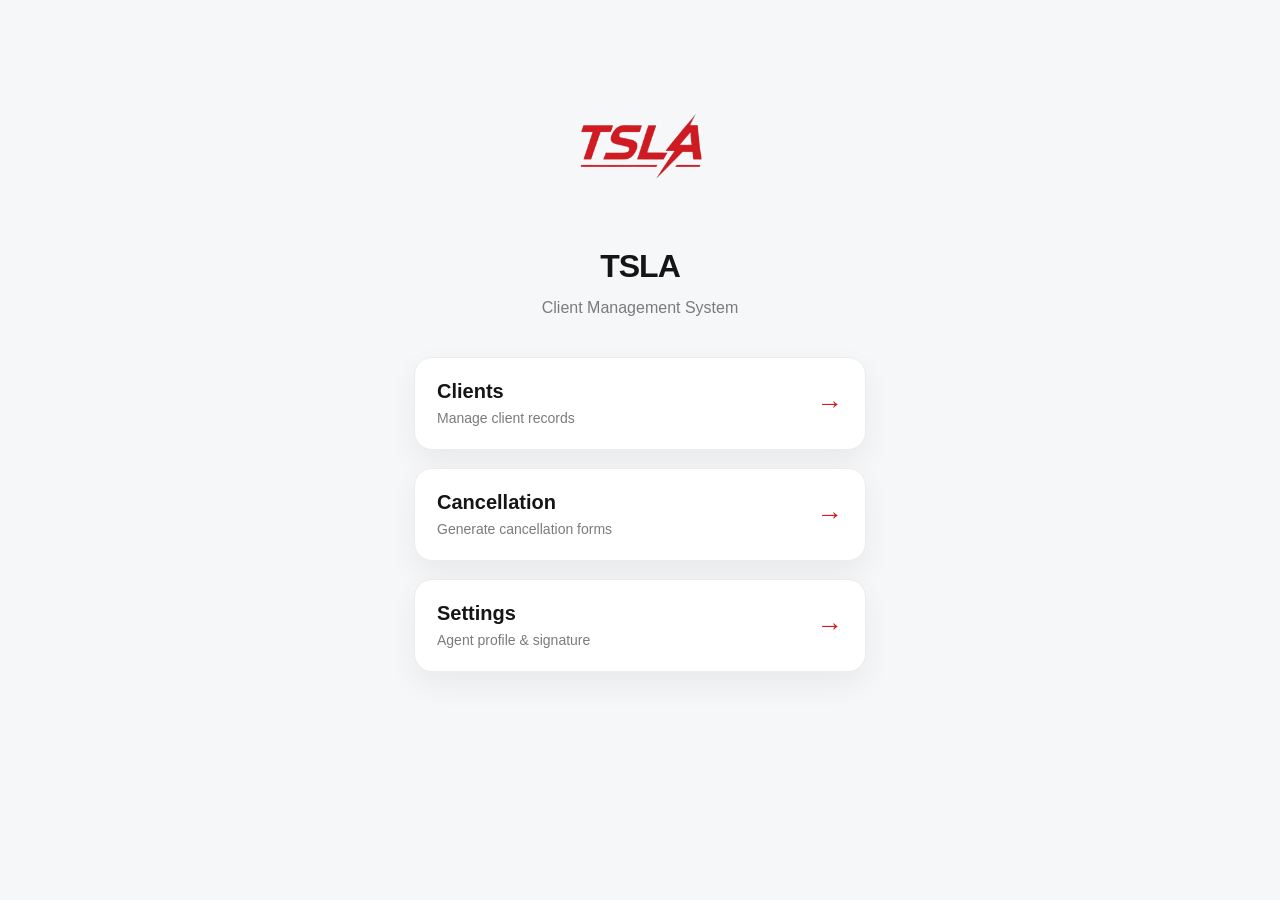
<file: index.html>
<!DOCTYPE html>
<html lang="en">
<head>
<meta charset="UTF-8">
<meta name="viewport" content="width=device-width,initial-scale=1">
<title>TSLA Client Manager</title>
<link rel="stylesheet" href="css/main.css">
</head>
<body>
<div class="container">
    <header>
        <img src="assets/tslalogo.png" alt="TSLA" class="logo">
        <h1>TSLA</h1>
        <p>Client Management System</p>
    </header>

    <main>
        <a class="card" href="client.html">
            <div>
                <h2>Clients</h2>
                <span>Manage client records</span>
            </div>
            <div class="arrow">→</div>
        </a>

        <a class="card" href="cancellation.html">
            <div>
                <h2>Cancellation</h2>
                <span>Generate cancellation forms</span>
            </div>
            <div class="arrow">→</div>
        </a>

        <a class="card" href="settings.html">
            <div>
                <h2>Settings</h2>
                <span>Agent profile & signature</span>
            </div>
            <div class="arrow">→</div>
        </a>
    </main>
</div>
</body>
</html>
</file>
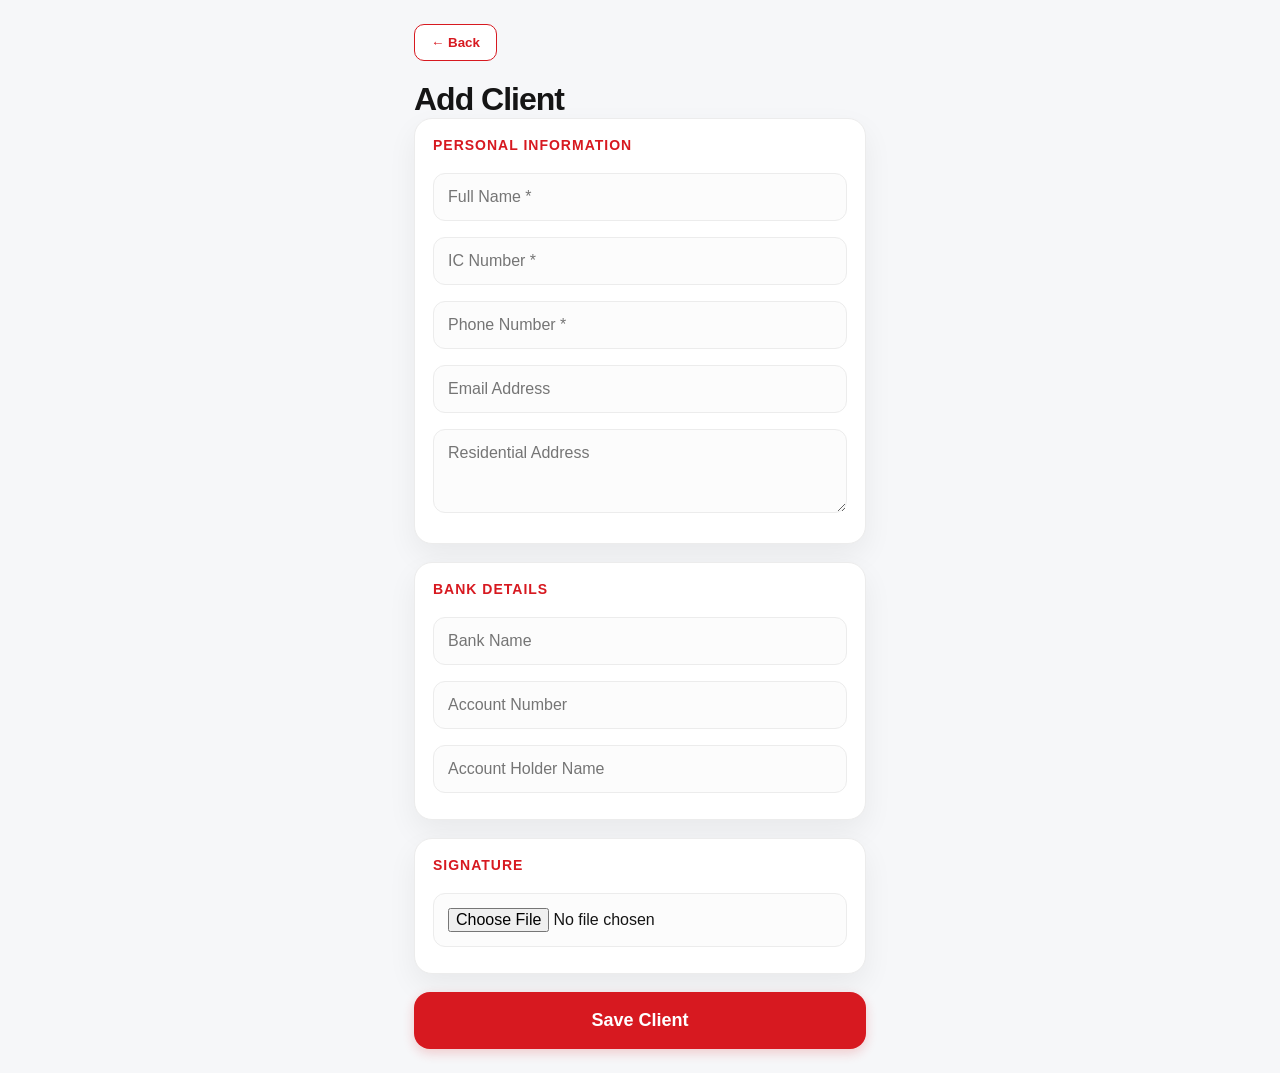
<file: add-client.html>
<!DOCTYPE html>
<html lang="en">
<head>
<meta charset="UTF-8">
<meta name="viewport" content="width=device-width,initial-scale=1">
<title>Add/Edit Client</title>
<link rel="stylesheet" href="css/main.css">
<style>
.section-card { background: #fff; border-radius: 18px; padding: 18px; margin-bottom: 18px; box-shadow: var(--shadow); border: 1px solid var(--border); }
.section-card h2 { font-size: 14px; color: var(--primary); text-transform: uppercase; margin-bottom: 12px; letter-spacing: 1px; }
input, textarea { width: 100%; padding: 14px; margin: 8px 0; border: 1px solid var(--border); border-radius: 12px; box-sizing: border-box; font-size: 16px; background: #fcfcfc; }
input:focus, textarea:focus { border-color: var(--primary); outline: none; background: #fff; }
.save-btn { width: 100%; padding: 18px; border: none; border-radius: 16px; background: var(--primary); color: #fff; font-size: 18px; font-weight: 700; cursor: pointer; box-shadow: 0 4px 12px rgba(215,25,32,0.2); }
.btn-back { background: #fff; color: #d71920; border: 1px solid #d71920; padding: 10px 16px; border-radius: 10px; font-weight: 700; cursor: pointer; margin-bottom: 20px; }
#preview { max-width: 100%; display: none; margin-top: 10px; border-radius: 8px; border: 1px solid var(--border); background-image:
    linear-gradient(45deg, #eee 25%, transparent 25%),
    linear-gradient(-45deg, #eee 25%, transparent 25%),
    linear-gradient(45deg, transparent 75%, #eee 75%),
    linear-gradient(-45deg, transparent 75%, #eee 75%);
    background-size: 10px 10px;
    background-position: 0 0, 0 5px, 5px 5px, 5px 0;
}
.control-group { margin-top: 10px; display: none; background: #f9f9f9; padding: 12px; border-radius: 10px; }
.control-group label { display: block; font-size: 12px; color: #666; margin-bottom: 8px; font-weight: 700; }
input[type=range] { width: 100%; margin: 0; padding: 0; background: transparent; cursor: pointer; }
.hint { font-size: 11px; color: #999; margin-top: 4px; }
</style>
</head>
<body>
<div class="container">
    <button class="btn-back" onclick="history.back()">← Back</button>
    <h1 id="pageTitle">Add Client</h1>

    <div class="section-card">
        <h2>Personal Information</h2>
        <input id="name" placeholder="Full Name *">
        <input id="ic" placeholder="IC Number *">
        <input id="phone" placeholder="Phone Number *">
        <input id="email" placeholder="Email Address">
        <textarea id="address" placeholder="Residential Address" rows="3"></textarea>
    </div>

    <div class="section-card">
        <h2>Bank Details</h2>
        <input id="bankName" placeholder="Bank Name">
        <input id="bankAccountNumber" placeholder="Account Number">
        <input id="bankAccountName" placeholder="Account Holder Name">
    </div>

    <div class="section-card">
        <h2>Signature</h2>
        <input id="signature" type="file" accept="image/*">
        <div id="controls" class="control-group">
            <label>Background Removal Threshold</label>
            <input id="threshold" type="range" min="0" max="255" value="200">
            <div class="hint">Slide left to keep more detail, right to remove more background.</div>
        </div>
        <img id="preview">
        <canvas id="canvas" style="display:none;"></canvas>
    </div>

    <button id="saveBtn" class="save-btn">Save Client</button>
</div>

<script src="js/storage.js"></script>
<script>
let bankEdited = false;
let originalImage = null;
const urlParams = new URLSearchParams(window.location.search);
const editId = urlParams.get('edit');

const ni = document.getElementById("name"),
      ii = document.getElementById("ic"),
      pi = document.getElementById("phone"),
      ei = document.getElementById("email"),
      ai = document.getElementById("address"),
      bn = document.getElementById("bankName"),
      ba = document.getElementById("bankAccountNumber"),
      bh = document.getElementById("bankAccountName"),
      si = document.getElementById("signature"),
      pv = document.getElementById("preview"),
      sb = document.getElementById("saveBtn"),
      th = document.getElementById("threshold"),
      ct = document.getElementById("controls"),
      cv = document.getElementById("canvas"),
      pt = document.getElementById("pageTitle");

if (editId) {
    pt.textContent = "Edit Profile";
    const client = getClients().find(c => c.id === editId);
    if (client) {
        ni.value = client.name;
        ii.value = client.ic;
        pi.value = client.phone;
        ei.value = client.email || "";
        ai.value = client.address || "";
        bn.value = client.bankName || "";
        ba.value = client.bankAccountNumber || "";
        bh.value = client.bankAccountName || "";
        if (client.signature) {
            pv.src = client.signature;
            pv.style.display = "block";
            // In edit mode, we don't have the "original" un-processed image unless we re-upload
            // But we can still show the controls if the user wants to re-process what's there
            // However, it's better to only show controls for new uploads or if we store the original.
            // For now, let's just show it if there is a signature.
            originalImage = new Image();
            originalImage.onload = () => {
                // If it's already transparent, processing it again with the same logic might work fine
                ct.style.display = "block";
            };
            originalImage.src = client.signature;
        }
        bankEdited = true;
    }
}

bh.addEventListener("input", () => bankEdited = true);
ni.addEventListener("input", () => { if(!bankEdited) bh.value = ni.value; });

function processImage() {
    if (!originalImage) return;

    const ctx = cv.getContext('2d');

    // Scale down if very large to save localStorage space
    let width = originalImage.width;
    let height = originalImage.height;
    const maxDim = 800;
    if (width > maxDim || height > maxDim) {
        if (width > height) {
            height *= maxDim / width;
            width = maxDim;
        } else {
            width *= maxDim / height;
            height = maxDim;
        }
    }

    cv.width = width;
    cv.height = height;
    ctx.drawImage(originalImage, 0, 0, width, height);

    const imageData = ctx.getImageData(0, 0, cv.width, cv.height);
    const data = imageData.data;
    const threshold = parseInt(th.value);

    for (let i = 0; i < data.length; i += 4) {
        const r = data[i];
        const g = data[i + 1];
        const b = data[i + 2];

        // Calculate brightness (grayscale value)
        const v = 0.2126 * r + 0.7152 * g + 0.0722 * b;

        // If brightness is above threshold, make it transparent
        if (v > threshold) {
            data[i + 3] = 0;
        } else {
            // Optional: enhance contrast by making darker pixels fully black
            // This makes the signature "harder" as requested
            const darkenFactor = 0.8;
            data[i] = r * darkenFactor;
            data[i+1] = g * darkenFactor;
            data[i+2] = b * darkenFactor;
        }
    }

    ctx.putImageData(imageData, 0, 0);
    pv.src = cv.toDataURL('image/png');
    pv.style.display = "block";
    ct.style.display = "block";
}

si.addEventListener("change", (e) => {
    const f = e.target.files[0];
    if(!f) return;
    const r = new FileReader();
    r.onload = (x) => {
        originalImage = new Image();
        originalImage.onload = processImage;
        originalImage.src = x.target.result;
    };
    r.readAsDataURL(f);
});

th.addEventListener("input", processImage);

sb.addEventListener("click", () => {
    const c = {
        id: editId,
        name: ni.value.trim(),
        ic: ii.value.trim(),
        phone: pi.value.trim(),
        email: ei.value.trim(),
        address: ai.value.trim(),
        bankName: bn.value.trim(),
        bankAccountNumber: ba.value.trim(),
        bankAccountName: bh.value.trim(),
        signature: pv.src || ""
    };
    if(!c.name || !c.ic || !c.phone){
        alert("Name, IC and Phone are required");
        return;
    }
    saveClient(c);
    location.href = editId ? "client-profile.html?id=" + editId : "client.html";
});
</script>
</body>
</html>
</file>
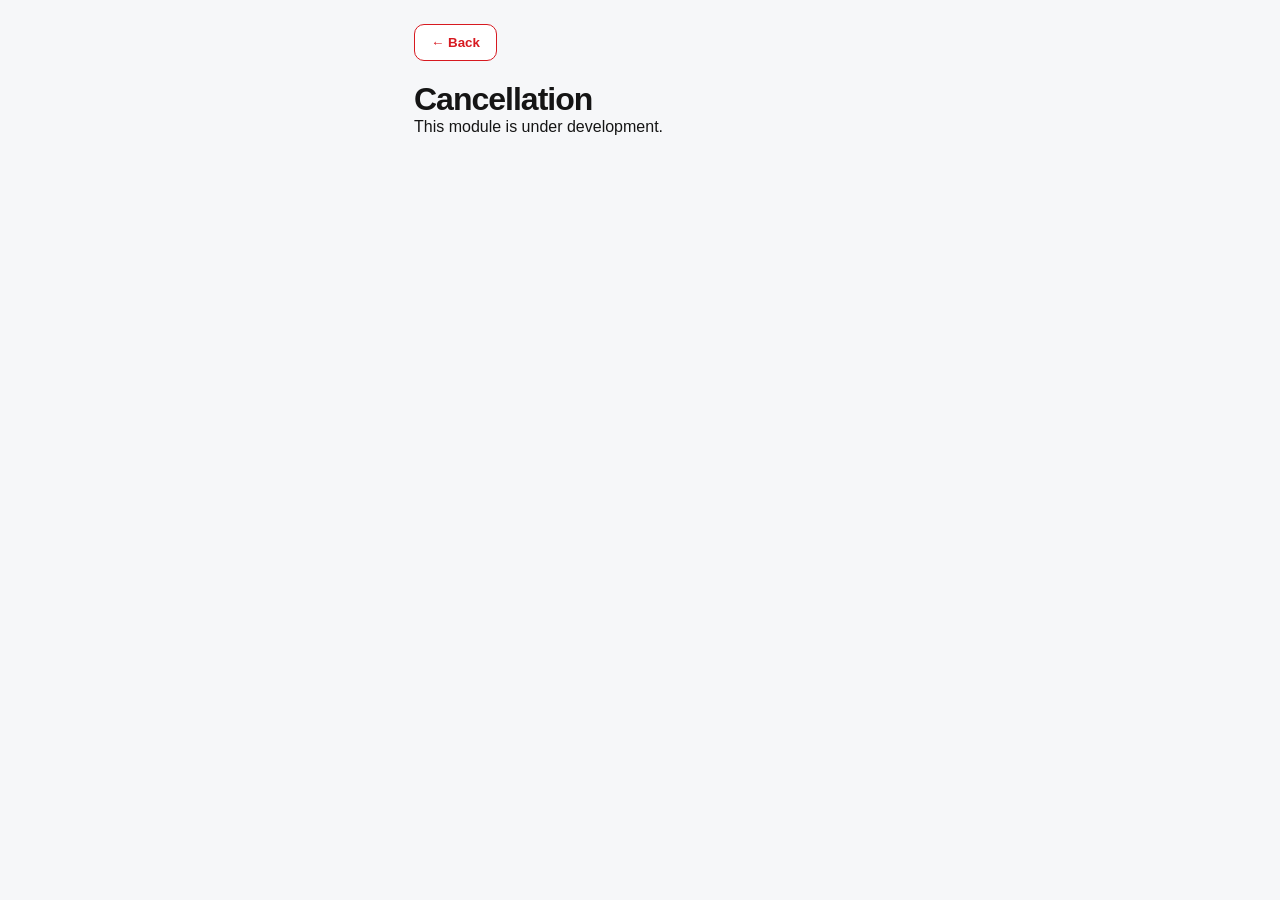
<file: cancellation.html>
<!DOCTYPE html>
<html lang="en">
<head>
<meta charset="UTF-8">
<meta name="viewport" content="width=device-width,initial-scale=1">
<title>Cancellation</title>
<link rel="stylesheet" href="css/main.css">
</head>
<body>
<div class="container">
    <button class="btn" style="background:#fff; color:#d71920; border:1px solid #d71920; padding:10px 16px; border-radius:10px; font-weight:700; margin-bottom: 20px;" onclick="history.back()">← Back</button>
    <h1>Cancellation</h1>
    <p>This module is under development.</p>
</div>
</body>
</html>
</file>
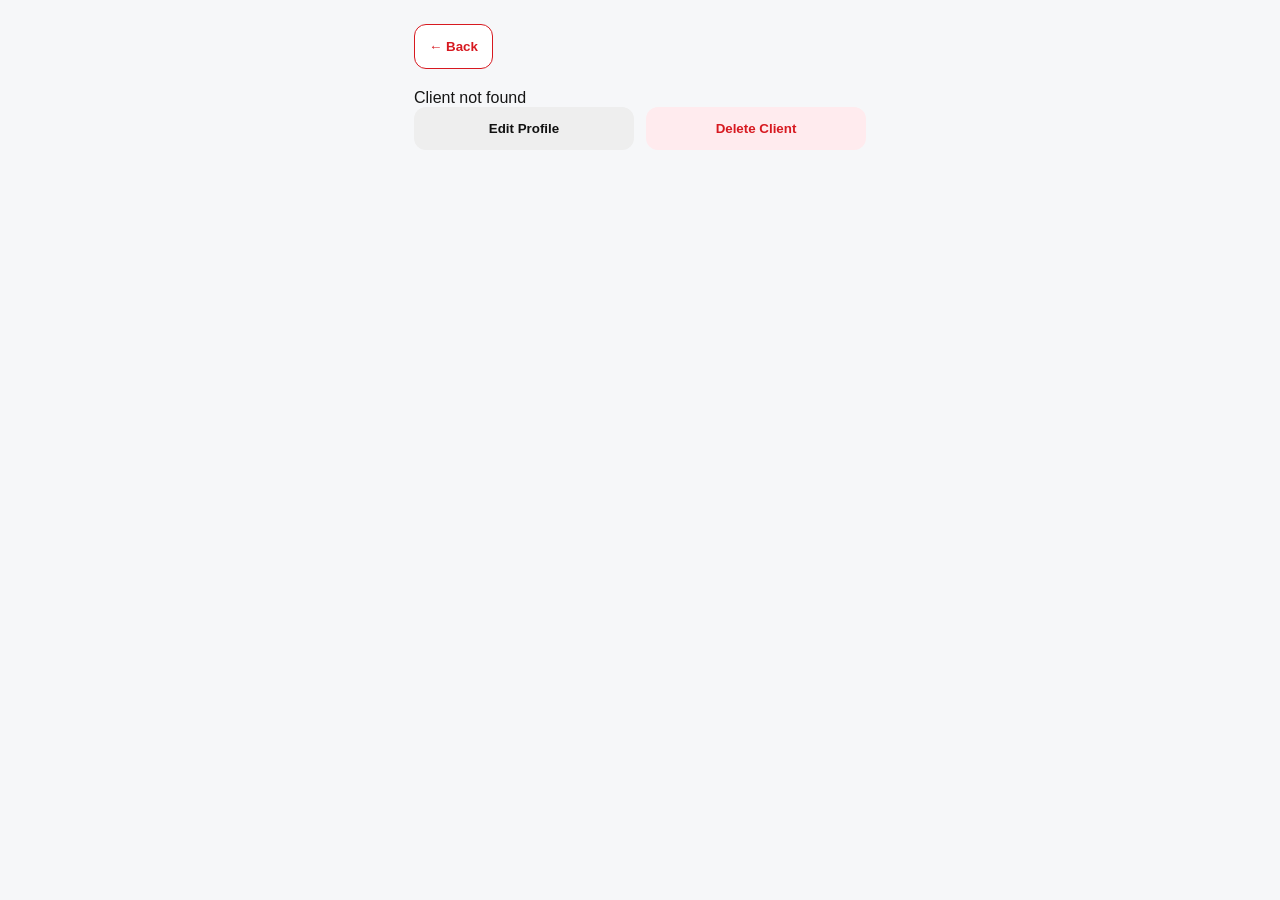
<file: client-profile.html>
<!DOCTYPE html>
<html lang="en">
<head>
<meta charset="UTF-8">
<meta name="viewport" content="width=device-width,initial-scale=1">
<title>Client Profile</title>
<link rel="stylesheet" href="css/main.css">
<style>
.profile-card { background: #fff; border-radius: 18px; padding: 20px; margin-bottom: 20px; box-shadow: 0 4px 12px rgba(0,0,0,.08); }
.label { font-size: 12px; color: #666; text-transform: uppercase; margin-bottom: 4px; }
.value { font-size: 18px; font-weight: 600; margin-bottom: 16px; }
.actions { display: flex; gap: 12px; }
.btn { flex: 1; padding: 14px; border: none; border-radius: 12px; font-weight: 700; cursor: pointer; text-align: center; text-decoration: none; }
.btn-edit { background: #eee; color: #111; }
.btn-delete { background: #ffebee; color: #d71920; }
.btn-back { background: #fff; color: #d71920; border: 1px solid #d71920; width: auto; margin-bottom: 20px; }
img.sig { width: 100%; border-radius: 8px; border: 1px solid #eee; margin-top: 10px; background-image:
    linear-gradient(45deg, #f0f0f0 25%, transparent 25%),
    linear-gradient(-45deg, #f0f0f0 25%, transparent 25%),
    linear-gradient(45deg, transparent 75%, #f0f0f0 75%),
    linear-gradient(-45deg, transparent 75%, #f0f0f0 75%);
    background-size: 10px 10px;
    background-position: 0 0, 0 5px, 5px 5px, 5px 0;
}
.badge { display: inline-block; padding: 4px 12px; border-radius: 20px; font-size: 12px; font-weight: 700; text-transform: uppercase; margin-left: 8px; vertical-align: middle; }
.badge-success { background: #e8f5e9; color: #2e7d32; }
.badge-warning { background: #fff3e0; color: #ef6c00; }
</style>
</head>
<body>
<div class="container">
    <button class="btn btn-back" onclick="location.href='client.html'">← Back</button>
    <div id="profile"></div>
    <div class="actions">
        <button class="btn btn-edit" id="editBtn">Edit Profile</button>
        <button class="btn btn-delete" onclick="handleDelete()">Delete Client</button>
    </div>
</div>

<script src="js/storage.js"></script>
<script>
const urlParams = new URLSearchParams(window.location.search);
const clientId = urlParams.get('id');
const profileDiv = document.getElementById('profile');
const editBtn = document.getElementById('editBtn');

if (clientId) {
    editBtn.onclick = () => location.href = 'add-client.html?edit=' + clientId;
}

function loadProfile() {
    const clients = getClients();
    const client = clients.find(c => c.id === clientId);

    if (!client) {
        profileDiv.textContent = 'Client not found';
        return;
    }

    profileDiv.innerHTML = ''; // Clear previous content

    // Header with status
    const header = document.createElement('h1');
    header.textContent = 'Profile';
    const statusBadge = document.createElement('span');
    statusBadge.className = 'badge ' + (client.signature ? 'badge-success' : 'badge-warning');
    statusBadge.textContent = client.signature ? 'Signed' : 'Unsigned';
    header.appendChild(statusBadge);
    profileDiv.appendChild(header);

    // Personal Info Card
    const personalCard = document.createElement('div');
    personalCard.className = 'profile-card';

    const fields = [
        { label: 'Name', value: client.name },
        { label: 'IC Number', value: client.ic },
        { label: 'Phone', value: client.phone },
        { label: 'Email', value: client.email },
        { label: 'Address', value: client.address }
    ];

    fields.forEach(f => {
        const l = document.createElement('div');
        l.className = 'label';
        l.textContent = f.label;
        const v = document.createElement('div');
        v.className = 'value';
        v.textContent = f.value || '-';
        personalCard.appendChild(l);
        personalCard.appendChild(v);
    });
    profileDiv.appendChild(personalCard);

    // Bank Info Card
    const bankCard = document.createElement('div');
    bankCard.className = 'profile-card';
    const bankFields = [
        { label: 'Bank Name', value: client.bankName },
        { label: 'Account Number', value: client.bankAccountNumber },
        { label: 'Account Name', value: client.bankAccountName }
    ];
    bankFields.forEach(f => {
        const l = document.createElement('div');
        l.className = 'label';
        l.textContent = f.label;
        const v = document.createElement('div');
        v.className = 'value';
        v.textContent = f.value || '-';
        bankCard.appendChild(l);
        bankCard.appendChild(v);
    });
    profileDiv.appendChild(bankCard);

    // Signature Card
    const sigCard = document.createElement('div');
    sigCard.className = 'profile-card';
    const sigLabel = document.createElement('div');
    sigLabel.className = 'label';
    sigLabel.textContent = 'Signature';
    sigCard.appendChild(sigLabel);

    if (client.signature) {
        const img = document.createElement('img');
        img.className = 'sig';
        img.src = client.signature;
        sigCard.appendChild(img);
    } else {
        const noSig = document.createElement('div');
        noSig.className = 'value';
        noSig.textContent = 'No signature';
        sigCard.appendChild(noSig);
    }
    profileDiv.appendChild(sigCard);
}

function handleDelete() {
    if (confirm('Are you sure you want to delete this client?')) {
        deleteClient(clientId);
        location.href = 'client.html';
    }
}

loadProfile();
</script>
</body>
</html>
</file>
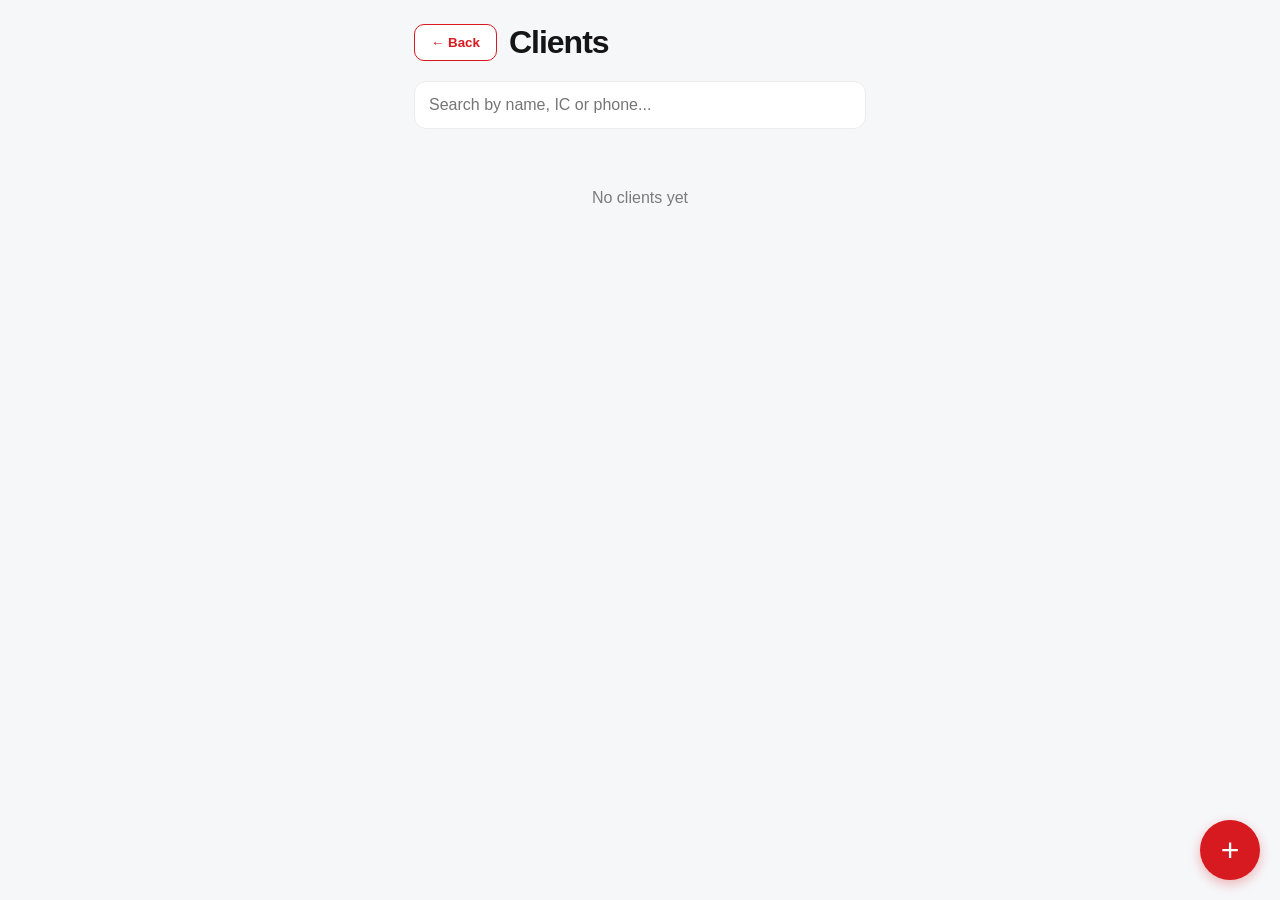
<file: client.html>
<!DOCTYPE html>
<html lang="en">
<head>
<meta charset="UTF-8">
<meta name="viewport" content="width=device-width,initial-scale=1">
<title>Clients</title>
<link rel="stylesheet" href="css/main.css">
<style>
.top { display: flex; gap: 12px; align-items: center; margin-bottom: 20px; }
.btn-back { background: #fff; color: #d71920; border: 1px solid #d71920; padding: 10px 16px; border-radius: 10px; font-weight: 700; cursor: pointer; }
.search-box { width: 100%; padding: 14px; border: 1px solid var(--border); border-radius: 12px; margin-bottom: 20px; font-size: 16px; }
.client-card { background: #fff; border-radius: 16px; padding: 18px; margin-bottom: 12px; cursor: pointer; border: 1px solid var(--border); box-shadow: var(--shadow); transition: .25s; }
.client-card:hover { border-color: var(--primary); }
.client-card strong { display: block; font-size: 18px; margin-bottom: 4px; }
.client-card p { color: var(--muted); font-size: 14px; margin: 0; }
.card-row { display: flex; align-items: center; justify-content: space-between; }
.edit-btn { background: none; border: 1px solid var(--primary); color: var(--primary); border-radius: 8px; padding: 6px 14px; font-size: 13px; font-weight: 700; cursor: pointer; white-space: nowrap; }
.edit-btn:hover { background: var(--primary); color: #fff; }
.add-btn { position: fixed; right: 20px; bottom: 20px; width: 60px; height: 60px; border: none; border-radius: 50%; background: var(--primary); color: #fff; font-size: 32px; box-shadow: 0 4px 12px rgba(215,25,32,0.3); cursor: pointer; display: flex; align-items: center; justify-content: center; }
.empty { text-align: center; color: var(--muted); padding: 40px; }
</style>
</head>
<body>
<div class="container">
    <div class="top">
        <button class="btn-back" onclick="history.back()">← Back</button>
        <h1>Clients</h1>
    </div>

    <input id="q" class="search-box" placeholder="Search by name, IC or phone...">

    <div id="list"></div>

    <button class="add-btn" onclick="location.href='add-client.html'">+</button>
</div>

<script src="js/storage.js"></script>
<script>
const l = document.getElementById('list'), q = document.getElementById('q');
let clients = getClients();

function render(data) {
    l.innerHTML = '';
    if (!data.length) {
        const emptyDiv = document.createElement('div');
        emptyDiv.className = 'empty';
        emptyDiv.textContent = 'No clients yet';
        l.appendChild(emptyDiv);
        return;
    }
    data.forEach(x => {
        let e = document.createElement('div');
        e.className = 'client-card';

        let nameEl = document.createElement('strong');
        nameEl.textContent = x.name;

        let infoEl = document.createElement('p');
        infoEl.textContent = `${x.ic} • ${x.phone}`;

        let editBtn = document.createElement('button');
        editBtn.className = 'edit-btn';
        editBtn.textContent = 'Edit';
        editBtn.onclick = (ev) => { ev.stopPropagation(); location.href = 'edit-client.html?id=' + x.id; };

        let row = document.createElement('div');
        row.className = 'card-row';

        let info = document.createElement('div');
        info.appendChild(nameEl);
        info.appendChild(infoEl);

        row.appendChild(info);
        row.appendChild(editBtn);
        e.appendChild(row);

        e.onclick = () => location.href = 'client-profile.html?id=' + x.id;
        l.appendChild(e);
    });
}

render(clients);

q.oninput = () => {
    let s = q.value.toLowerCase();
    render(clients.filter(x =>
        (x.name || '').toLowerCase().includes(s) ||
        (x.ic || '').includes(s) ||
        (x.phone || '').includes(s)
    ));
};
</script>
</body>
</html>
</file>
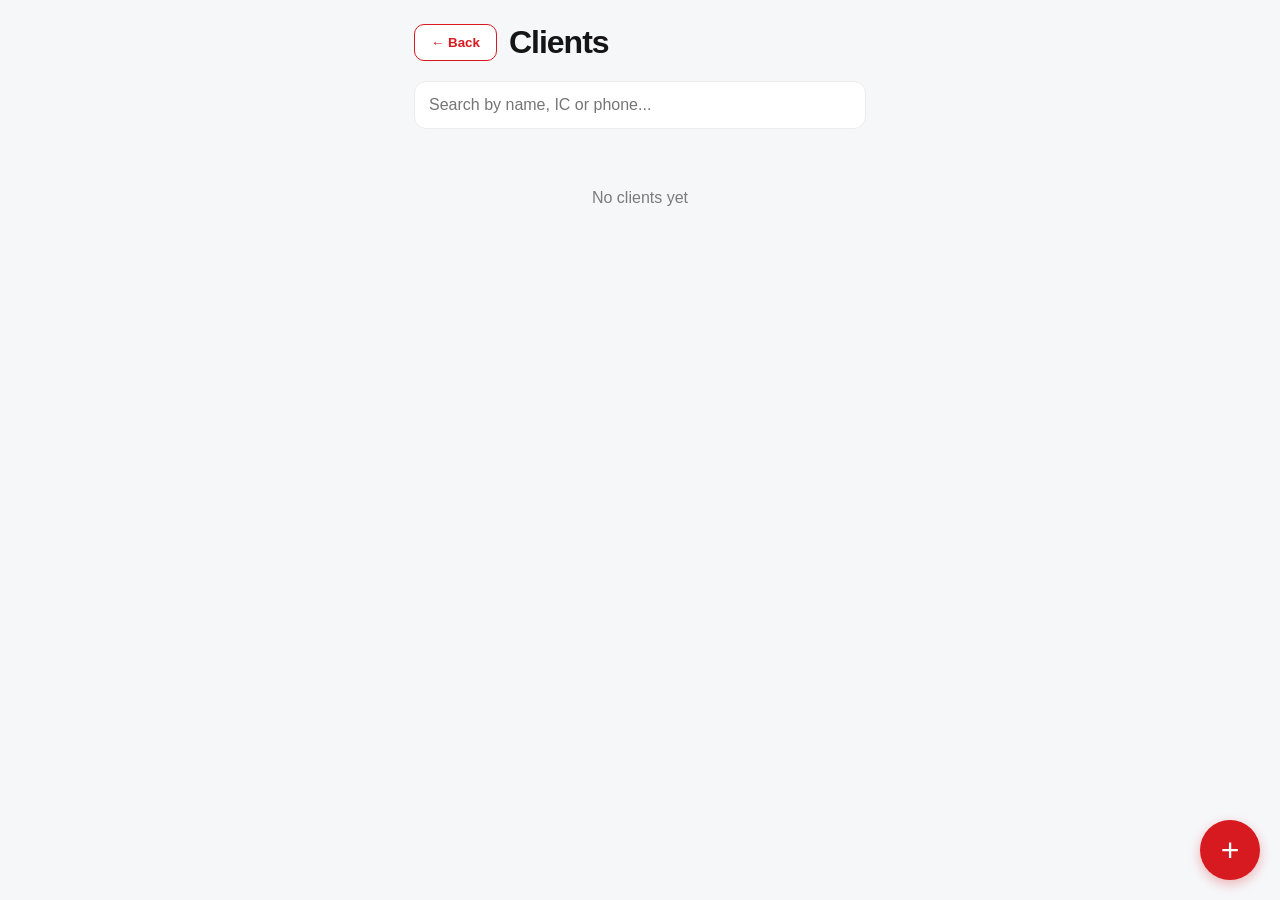
<file: edit-client.html>
<!DOCTYPE html>
<html lang="en">
<head>
<meta charset="UTF-8">
<meta name="viewport" content="width=device-width,initial-scale=1">
<title>Edit Client</title>
<link rel="stylesheet" href="css/main.css">
<style>
.section-card { background: #fff; border-radius: 18px; padding: 18px; margin-bottom: 18px; box-shadow: var(--shadow); border: 1px solid var(--border); }
.section-card h2 { font-size: 14px; color: var(--primary); text-transform: uppercase; margin-bottom: 12px; letter-spacing: 1px; }
input, textarea { width: 100%; padding: 14px; margin: 8px 0; border: 1px solid var(--border); border-radius: 12px; box-sizing: border-box; font-size: 16px; background: #fcfcfc; }
input:focus, textarea:focus { border-color: var(--primary); outline: none; background: #fff; }
.save-btn { width: 100%; padding: 18px; border: none; border-radius: 16px; background: var(--primary); color: #fff; font-size: 18px; font-weight: 700; cursor: pointer; box-shadow: 0 4px 12px rgba(215,25,32,0.2); }
.btn-back { background: #fff; color: #d71920; border: 1px solid #d71920; padding: 10px 16px; border-radius: 10px; font-weight: 700; cursor: pointer; margin-bottom: 20px; }
#preview { max-width: 100%; display: none; margin-top: 10px; border-radius: 8px; border: 1px solid var(--border); }
</style>
</head>
<body>
<div class="container">
    <button class="btn-back" onclick="history.back()">← Back</button>
    <h1>Edit Client</h1>

    <div class="section-card">
        <h2>Personal Information</h2>
        <input id="name" placeholder="Full Name *">
        <input id="ic" placeholder="IC Number *">
        <input id="phone" placeholder="Phone Number *">
        <input id="email" placeholder="Email Address">
        <textarea id="address" placeholder="Residential Address" rows="3"></textarea>
    </div>

    <div class="section-card">
        <h2>Bank Details</h2>
        <input id="bankName" placeholder="Bank Name">
        <input id="bankAccountNumber" placeholder="Account Number">
        <input id="bankAccountName" placeholder="Account Holder Name">
    </div>

    <div class="section-card">
        <h2>Signature</h2>
        <input id="signature" type="file" accept="image/*">
        <img id="preview">
    </div>

    <button id="saveBtn" class="save-btn">Save Changes</button>
</div>

<script src="js/storage.js"></script>
<script>
const params = new URLSearchParams(location.search);
const id = params.get('id');
const client = getClients().find(c => c.id === id);

if (!client) {
    alert('Client not found');
    location.href = 'client.html';
}

const ni = document.getElementById("name"),
      ii = document.getElementById("ic"),
      pi = document.getElementById("phone"),
      ei = document.getElementById("email"),
      ai = document.getElementById("address"),
      bn = document.getElementById("bankName"),
      ba = document.getElementById("bankAccountNumber"),
      bh = document.getElementById("bankAccountName"),
      si = document.getElementById("signature"),
      pv = document.getElementById("preview"),
      sb = document.getElementById("saveBtn");

ni.value = client.name || '';
ii.value = client.ic || '';
pi.value = client.phone || '';
ei.value = client.email || '';
ai.value = client.address || '';
bn.value = client.bankName || '';
ba.value = client.bankAccountNumber || '';
bh.value = client.bankAccountName || '';

if (client.signature) {
    pv.src = client.signature;
    pv.style.display = 'block';
}

let signatureData = client.signature || '';

si.addEventListener("change", (e) => {
    const f = e.target.files[0];
    if (!f) return;
    const r = new FileReader();
    r.onload = (x) => {
        signatureData = x.target.result;
        pv.src = signatureData;
        pv.style.display = "block";
    };
    r.readAsDataURL(f);
});

sb.addEventListener("click", () => {
    const updated = {
        name: ni.value.trim(),
        ic: ii.value.trim(),
        phone: pi.value.trim(),
        email: ei.value.trim(),
        address: ai.value.trim(),
        bankName: bn.value.trim(),
        bankAccountNumber: ba.value.trim(),
        bankAccountName: bh.value.trim(),
        signature: signatureData
    };
    if (!updated.name || !updated.ic || !updated.phone) {
        alert("Name, IC and Phone are required");
        return;
    }
    updateClient(id, updated);
    location.href = 'client.html';
});
</script>
</body>
</html>
</file>
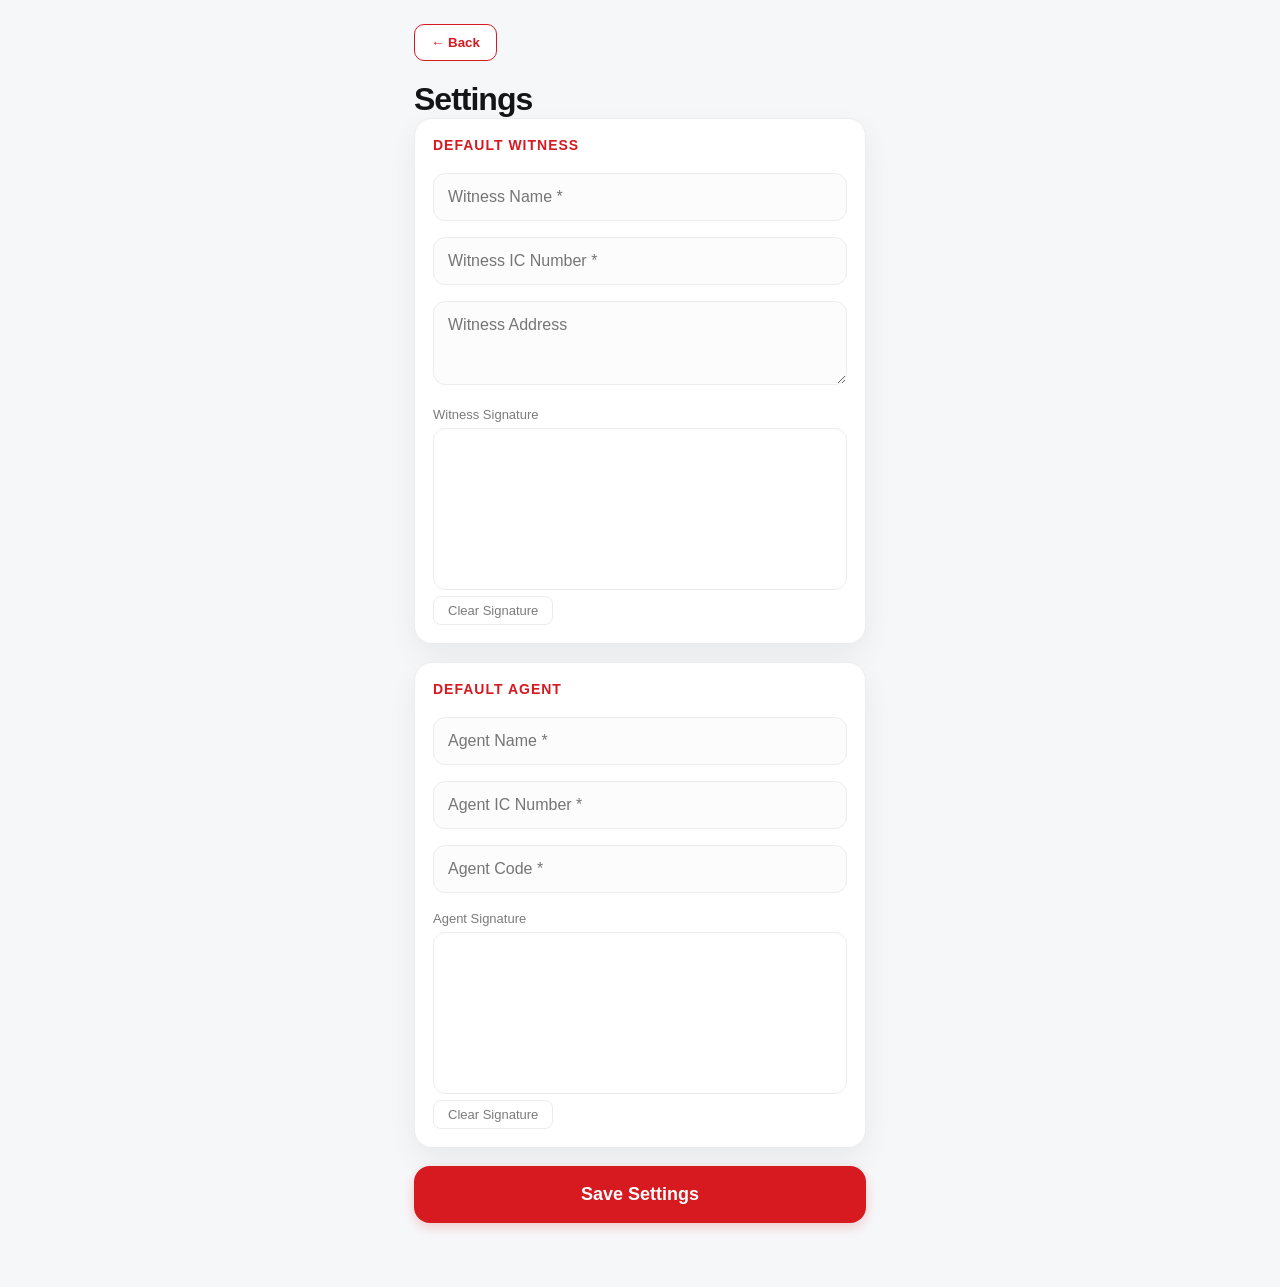
<file: settings.html>
<!DOCTYPE html>
<html lang="en">
<head>
<meta charset="UTF-8">
<meta name="viewport" content="width=device-width,initial-scale=1">
<title>Settings</title>
<link rel="stylesheet" href="css/main.css">
<style>
.section-card { background: #fff; border-radius: 18px; padding: 18px; margin-bottom: 18px; box-shadow: var(--shadow); border: 1px solid var(--border); }
.section-card h2 { font-size: 14px; color: var(--primary); text-transform: uppercase; margin-bottom: 12px; letter-spacing: 1px; }
input, textarea { width: 100%; padding: 14px; margin: 8px 0; border: 1px solid var(--border); border-radius: 12px; box-sizing: border-box; font-size: 16px; background: #fcfcfc; }
input:focus, textarea:focus { border-color: var(--primary); outline: none; background: #fff; }
.save-btn { width: 100%; padding: 18px; border: none; border-radius: 16px; background: var(--primary); color: #fff; font-size: 18px; font-weight: 700; cursor: pointer; box-shadow: 0 4px 12px rgba(215,25,32,0.2); margin-bottom: 40px; }
.btn-back { background: #fff; color: #d71920; border: 1px solid #d71920; padding: 10px 16px; border-radius: 10px; font-weight: 700; cursor: pointer; margin-bottom: 20px; }
.sig-label { font-size: 13px; color: var(--muted); margin: 10px 0 6px; }
.sig-wrap { border: 1px solid var(--border); border-radius: 12px; overflow: hidden; background: #fff; touch-action: none; }
.sig-wrap canvas { display: block; width: 100%; cursor: crosshair; }
.sig-clear { background: none; border: 1px solid var(--border); border-radius: 8px; padding: 6px 14px; font-size: 13px; color: var(--muted); cursor: pointer; margin-top: 6px; }
.sig-clear:hover { border-color: var(--primary); color: var(--primary); }
</style>
</head>
<body>
<div class="container">
    <button class="btn-back" onclick="history.back()">← Back</button>
    <h1>Settings</h1>

    <!-- Witness Section -->
    <div class="section-card">
        <h2>Default Witness</h2>
        <input id="witnessName" placeholder="Witness Name *">
        <input id="witnessIc" placeholder="Witness IC Number *">
        <textarea id="witnessAddress" placeholder="Witness Address" rows="3"></textarea>
        <p class="sig-label">Witness Signature</p>
        <div class="sig-wrap"><canvas id="witnessSig" height="160"></canvas></div>
        <button class="sig-clear" onclick="clearPad('witnessSig')">Clear Signature</button>
    </div>

    <!-- Agent Section -->
    <div class="section-card">
        <h2>Default Agent</h2>
        <input id="agentName" placeholder="Agent Name *">
        <input id="agentIc" placeholder="Agent IC Number *">
        <input id="agentCode" placeholder="Agent Code *">
        <p class="sig-label">Agent Signature</p>
        <div class="sig-wrap"><canvas id="agentSig" height="160"></canvas></div>
        <button class="sig-clear" onclick="clearPad('agentSig')">Clear Signature</button>
    </div>

    <button class="save-btn" onclick="saveAll()">Save Settings</button>
</div>

<script src="js/storage.js"></script>
<script>
// ── Signature pad ──────────────────────────────────────────────
function initPad(id) {
    const canvas = document.getElementById(id);
    const ctx = canvas.getContext('2d');

    function resize() {
        const w = canvas.offsetWidth;
        const img = ctx.getImageData(0, 0, canvas.width, canvas.height);
        canvas.width = w;
        ctx.putImageData(img, 0, 0);
    }
    resize();
    window.addEventListener('resize', resize);

    ctx.strokeStyle = '#151515';
    ctx.lineWidth = 2;
    ctx.lineCap = 'round';
    ctx.lineJoin = 'round';

    let drawing = false;

    function pos(e) {
        const r = canvas.getBoundingClientRect();
        const src = e.touches ? e.touches[0] : e;
        return { x: (src.clientX - r.left) * (canvas.width / r.width), y: (src.clientY - r.top) * (canvas.height / r.height) };
    }

    function start(e) { e.preventDefault(); drawing = true; const p = pos(e); ctx.beginPath(); ctx.moveTo(p.x, p.y); }
    function move(e)  { e.preventDefault(); if (!drawing) return; const p = pos(e); ctx.lineTo(p.x, p.y); ctx.stroke(); }
    function stop(e)  { e.preventDefault(); drawing = false; }

    canvas.addEventListener('mousedown', start);
    canvas.addEventListener('mousemove', move);
    canvas.addEventListener('mouseup', stop);
    canvas.addEventListener('mouseleave', stop);
    canvas.addEventListener('touchstart', start, { passive: false });
    canvas.addEventListener('touchmove', move,  { passive: false });
    canvas.addEventListener('touchend', stop);

    return { canvas, ctx };
}

const pads = {
    witnessSig: initPad('witnessSig'),
    agentSig:   initPad('agentSig')
};

function clearPad(id) {
    const { canvas, ctx } = pads[id];
    ctx.clearRect(0, 0, canvas.width, canvas.height);
}

function isEmpty(canvas) {
    const data = canvas.getContext('2d').getImageData(0, 0, canvas.width, canvas.height).data;
    return !data.some(v => v !== 0);
}

function padData(id) {
    const canvas = pads[id].canvas;
    return isEmpty(canvas) ? '' : canvas.toDataURL('image/png');
}

function loadSig(id, dataUrl) {
    if (!dataUrl) return;
    const { canvas, ctx } = pads[id];
    const img = new Image();
    img.onload = () => ctx.drawImage(img, 0, 0, canvas.width, canvas.height);
    img.src = dataUrl;
}

// ── Load saved settings ────────────────────────────────────────
window.addEventListener('DOMContentLoaded', () => {
    const s = getSettings();
    if (s.witness) {
        document.getElementById('witnessName').value    = s.witness.name    || '';
        document.getElementById('witnessIc').value      = s.witness.ic      || '';
        document.getElementById('witnessAddress').value = s.witness.address  || '';
        loadSig('witnessSig', s.witness.signature);
    }
    if (s.agent) {
        document.getElementById('agentName').value  = s.agent.name  || '';
        document.getElementById('agentIc').value    = s.agent.ic    || '';
        document.getElementById('agentCode').value  = s.agent.code  || '';
        loadSig('agentSig', s.agent.signature);
    }
});

// ── Save ───────────────────────────────────────────────────────
function saveAll() {
    const witness = {
        name:      document.getElementById('witnessName').value.trim(),
        ic:        document.getElementById('witnessIc').value.trim(),
        address:   document.getElementById('witnessAddress').value.trim(),
        signature: padData('witnessSig')
    };
    const agent = {
        name:      document.getElementById('agentName').value.trim(),
        ic:        document.getElementById('agentIc').value.trim(),
        code:      document.getElementById('agentCode').value.trim(),
        signature: padData('agentSig')
    };

    if (!witness.name || !witness.ic) { alert('Witness name and IC are required'); return; }
    if (!agent.name || !agent.ic || !agent.code) { alert('Agent name, IC and code are required'); return; }

    saveSettings({ witness, agent });
    alert('Settings saved!');
}
</script>
</body>
</html>
</file>
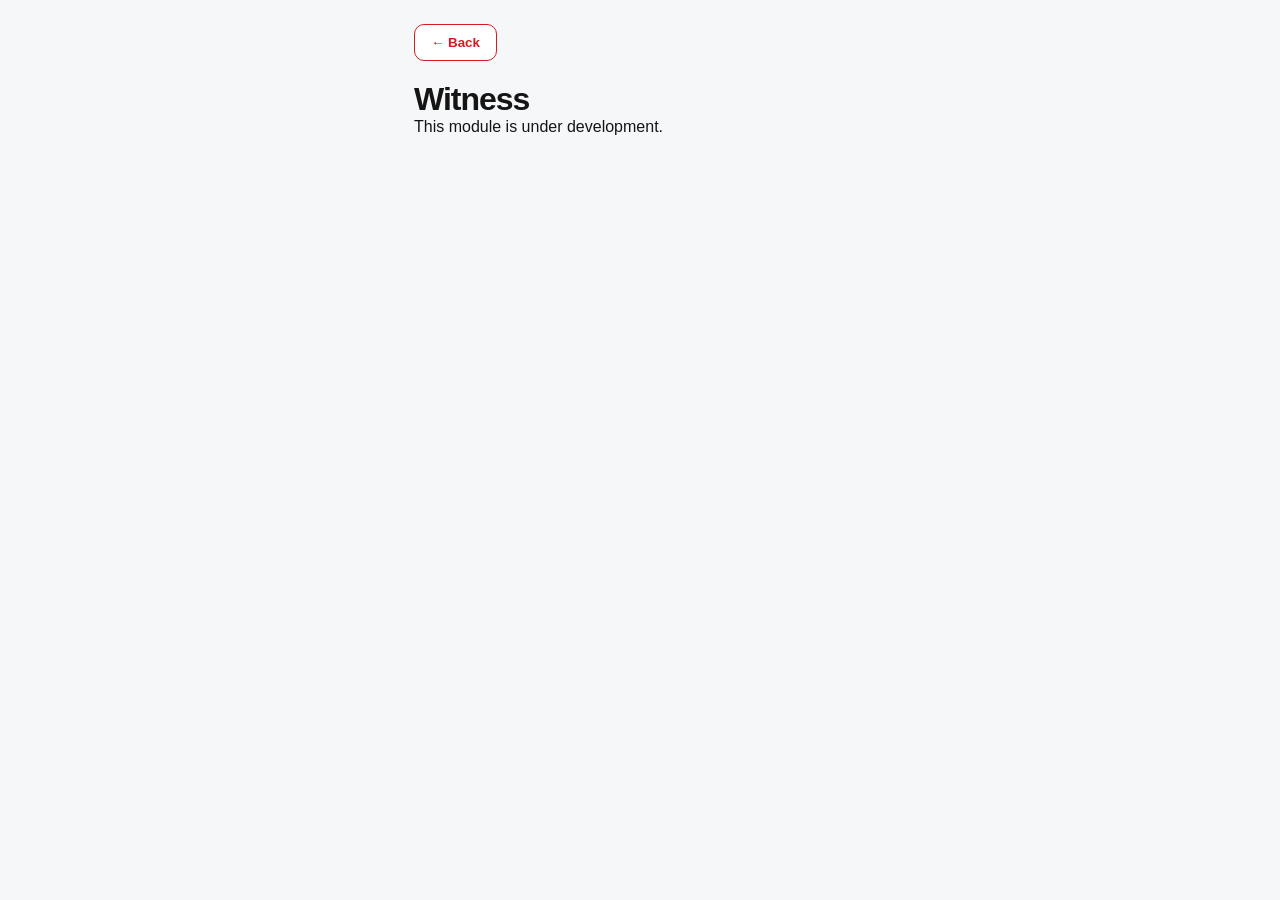
<file: witness.html>
<!DOCTYPE html>
<html lang="en">
<head>
<meta charset="UTF-8">
<meta name="viewport" content="width=device-width,initial-scale=1">
<title>Witness</title>
<link rel="stylesheet" href="css/main.css">
</head>
<body>
<div class="container">
    <button class="btn" style="background:#fff; color:#d71920; border:1px solid #d71920; padding:10px 16px; border-radius:10px; font-weight:700; margin-bottom: 20px;" onclick="history.back()">← Back</button>
    <h1>Witness</h1>
    <p>This module is under development.</p>
</div>
</body>
</html>
</file>
<file: css/main.css>
:root{

    --primary:#d71920;
    --background:#f6f7f9;
    --surface:#ffffff;

    --text:#151515;
    --muted:#7b7b7b;

    --border:#ececec;

    --radius:18px;

    --shadow:0 12px 30px rgba(0,0,0,.06);

}

*{

    margin:0;
    padding:0;

    box-sizing:border-box;

    font-family:
    Inter,
    -apple-system,
    BlinkMacSystemFont,
    "Segoe UI",
    sans-serif;

}

body{

    background:var(--background);

    color:var(--text);

    min-height:100vh;

}

.container{

    max-width:500px;

    margin:auto;

    padding:24px;

}

header{

    text-align:center;

    margin-top:40px;

    margin-bottom:36px;

}

.logo{

    width:160px;

    margin-bottom:20px;

}

h1{

    font-size:32px;

    font-weight:700;

    letter-spacing:-1px;

}

header p{

    margin-top:10px;

    color:var(--muted);

    line-height:1.6;

}

main{

    display:flex;

    flex-direction:column;

    gap:18px;

}

.card{

    background:var(--surface);

    border:1px solid var(--border);

    border-radius:var(--radius);

    box-shadow:var(--shadow);

    padding:22px;

    display:flex;

    justify-content:space-between;

    align-items:center;

    text-decoration:none;

    color:inherit;

    transition:.25s;

}

.card:hover{

    transform:translateY(-4px);

    border-color:var(--primary);

}

.card h2{

    font-size:20px;

    margin-bottom:6px;

}

.card span{

    color:var(--muted);

    font-size:14px;

}

.arrow{

    color:var(--primary);

    font-size:26px;

    font-weight:700;

}

@media(max-width:480px){

    .container{

        padding:18px;

    }

    .logo{

        width:140px;

    }

    h1{

        font-size:28px;

    }

}
</file>
